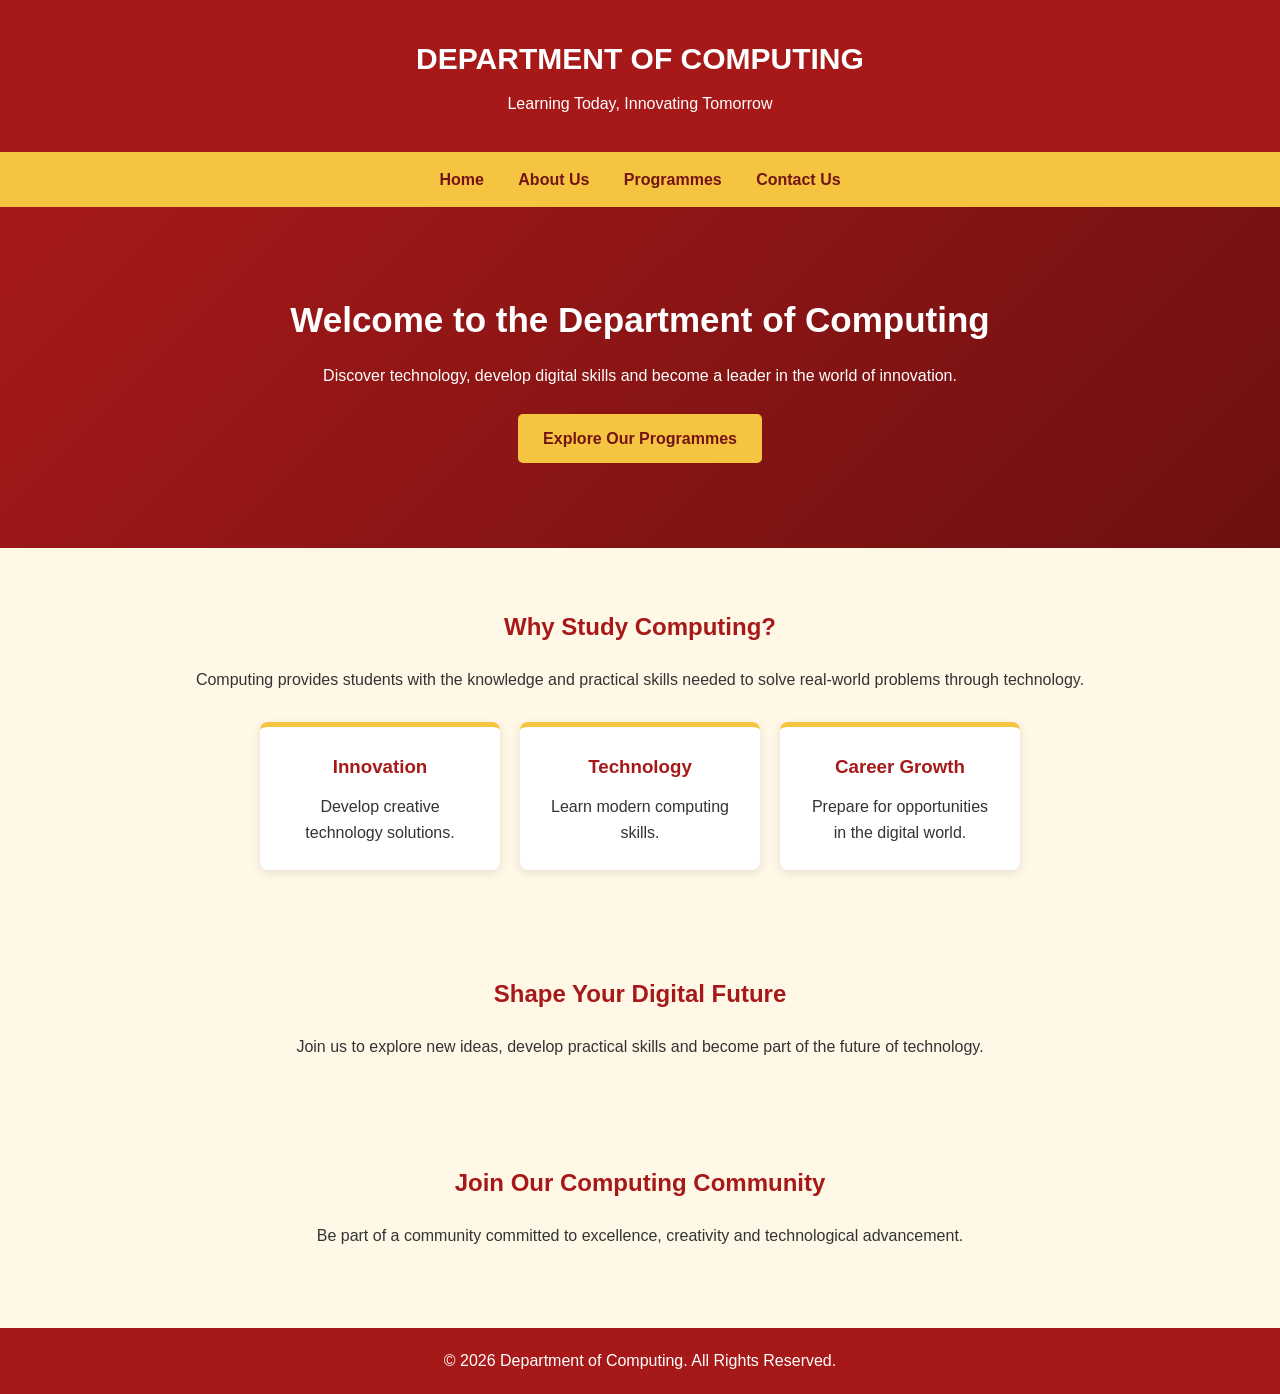
<file: index.html>
<!DOCTYPE html>
<html lang="en">
<head>
    <meta charset="UTF-8">
    <meta name="viewport" content="width=device-width, initial-scale=1.0">
    <title>Department of Computing | Home</title>
    <link rel="stylesheet" href="styles.css">
</head>
<body>

<header>
    <h1>DEPARTMENT OF COMPUTING</h1>
    <p>Learning Today, Innovating Tomorrow</p>
</header>

<nav>
    <a href="index.html">Home</a>
    <a href="about.html">About Us</a>
    <a href="programmes.html">Programmes</a>
    <a href="contact.html">Contact Us</a>
</nav>

<section class="hero">
    <h2>Welcome to the Department of Computing</h2>
    <p>Discover technology, develop digital skills and
       become a leader in the world of innovation.</p>
    <a class="btn" href="programmes.html">Explore Our Programmes</a>
</section>

<section class="content">
    <h2>Why Study Computing?</h2>
    <p>Computing provides students with the knowledge and
       practical skills needed to solve real-world problems
       through technology.</p>

    <div class="cards">
        <div class="card">
            <h3>Innovation</h3>
            <p>Develop creative technology solutions.</p>
        </div>

        <div class="card">
            <h3>Technology</h3>
            <p>Learn modern computing skills.</p>
        </div>

        <div class="card">
            <h3>Career Growth</h3>
            <p>Prepare for opportunities in the digital world.</p>
        </div>
    </div>
</section>
<section class="content">
    <h2>Shape Your Digital Future</h2>
    <p>Join us to explore new ideas, develop practical skills
       and become part of the future of technology.</p>
</section>

<section class="content">
    <h2>Join Our Computing Community</h2>
    <p>Be part of a community committed to excellence,
       creativity and technological advancement.</p>
</section>
<footer>
    <p>&copy; 2026 Department of Computing. All Rights Reserved.</p>
</footer>

</body>
</html>
</file>
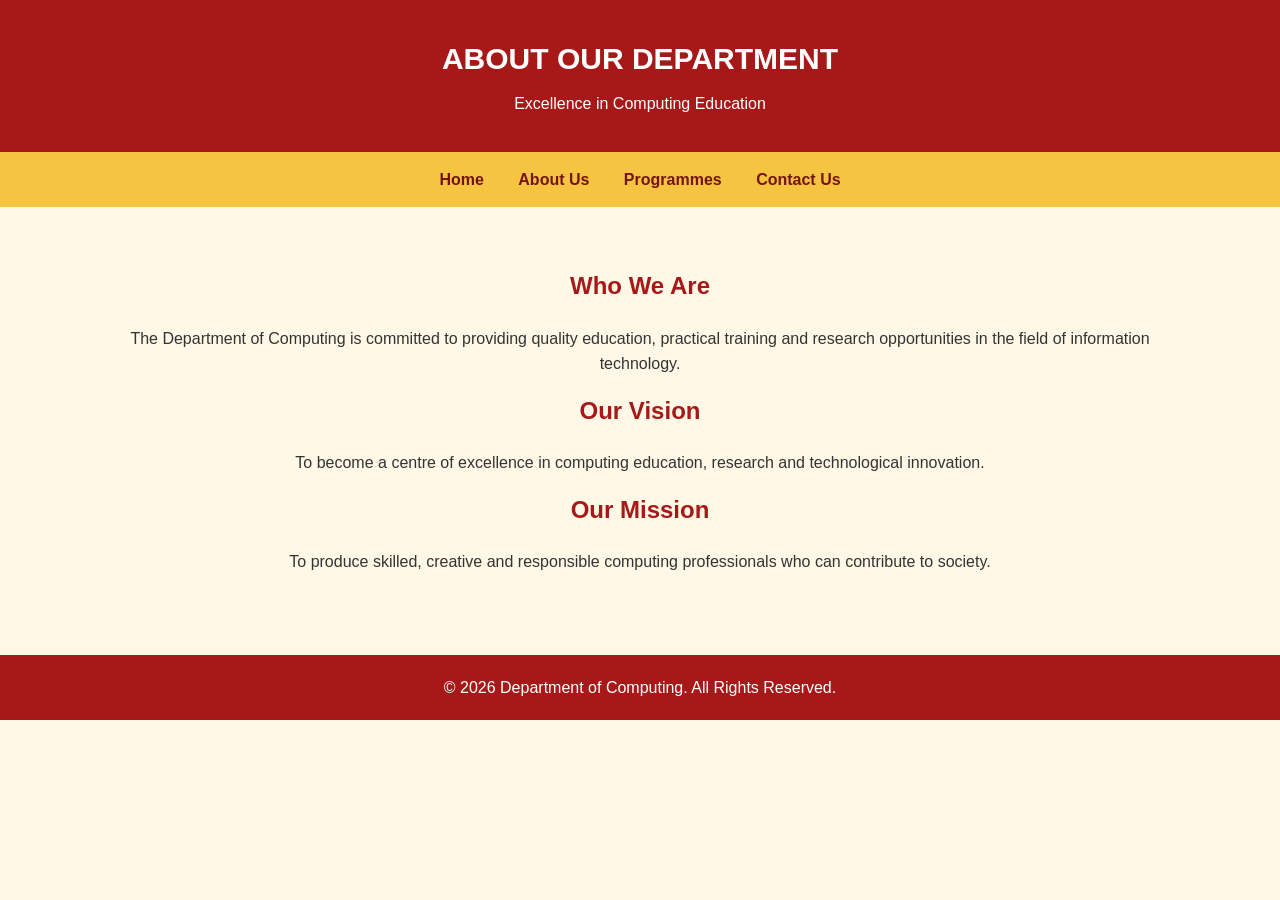
<file: about.html>
<!DOCTYPE html>
<html lang="en">
<head>
    <meta charset="UTF-8">
    <meta name="viewport" content="width=device-width, initial-scale=1.0">
    <title>About Us | Department of Computing</title>
    <link rel="stylesheet" href="styles.css">
</head>
<body>

<header>
    <h1>ABOUT OUR DEPARTMENT</h1>
    <p>Excellence in Computing Education</p>
</header>

<nav>
    <a href="index.html">Home</a>
    <a href="about.html">About Us</a>
    <a href="programmes.html">Programmes</a>
    <a href="contact.html">Contact Us</a>
</nav>

<section class="content">
    <h2>Who We Are</h2>
    <p>The Department of Computing is committed to providing
       quality education, practical training and research
       opportunities in the field of information technology.</p>

    <h2>Our Vision</h2>
    <p>To become a centre of excellence in computing education,
       research and technological innovation.</p>

    <h2>Our Mission</h2>
    <p>To produce skilled, creative and responsible computing
       professionals who can contribute to society.</p>
</section>

<footer>
    <p>&copy; 2026 Department of Computing. All Rights Reserved.</p>
</footer>

</body>
</html>
</file>
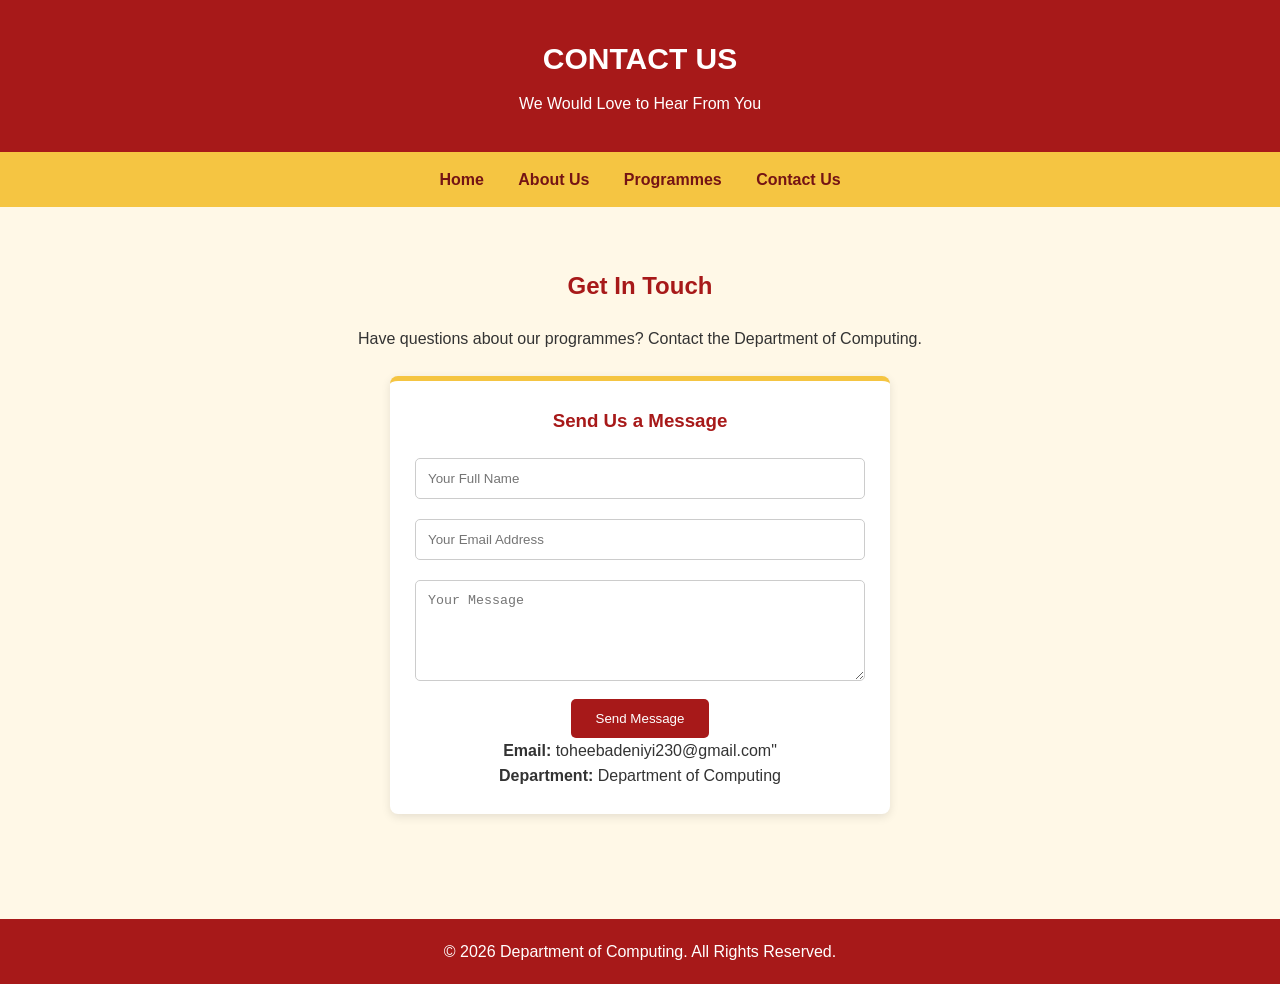
<file: contact.html>
<!DOCTYPE html>
<html lang="en">
<head>
    <meta charset="UTF-8">
    <meta name="viewport" content="width=device-width, initial-scale=1.0">
    <title>Contact Us | Department of Computing</title>
    <link rel="stylesheet" href="styles.css">
</head>
<body>

<header>
    <h1>CONTACT US</h1>
    <p>We Would Love to Hear From You</p>
</header>

<nav>
    <a href="index.html">Home</a>
    <a href="about.html">About Us</a>
    <a href="programmes.html">Programmes</a>
    <a href="contact.html">Contact Us</a>
</nav>

<section class="content">
    <h2>Get In Touch</h2>
    <p>Have questions about our programmes?
       Contact the Department of Computing.</p>

    <div class="card" style="margin: 25px auto; max-width: 500px; width: 100%;">
        <h3>Send Us a Message</h3>

        <form action="#" method="post">
            <input type="text" placeholder="Your Full Name" required>
            <input type="email" placeholder="Your Email Address" required>
            <textarea rows="5" placeholder="Your Message" required></textarea>
            <button type="submit">Send Message</button>
        </form>

        <p><strong>Email:</strong> toheebadeniyi230@gmail.com"</p>
        <p><strong>Department:</strong> Department of Computing</p>
    </div>
</section>

<footer>
    <p>&copy; 2026 Department of Computing. All Rights Reserved.</p>
</footer>

</body>
</html>
</file>
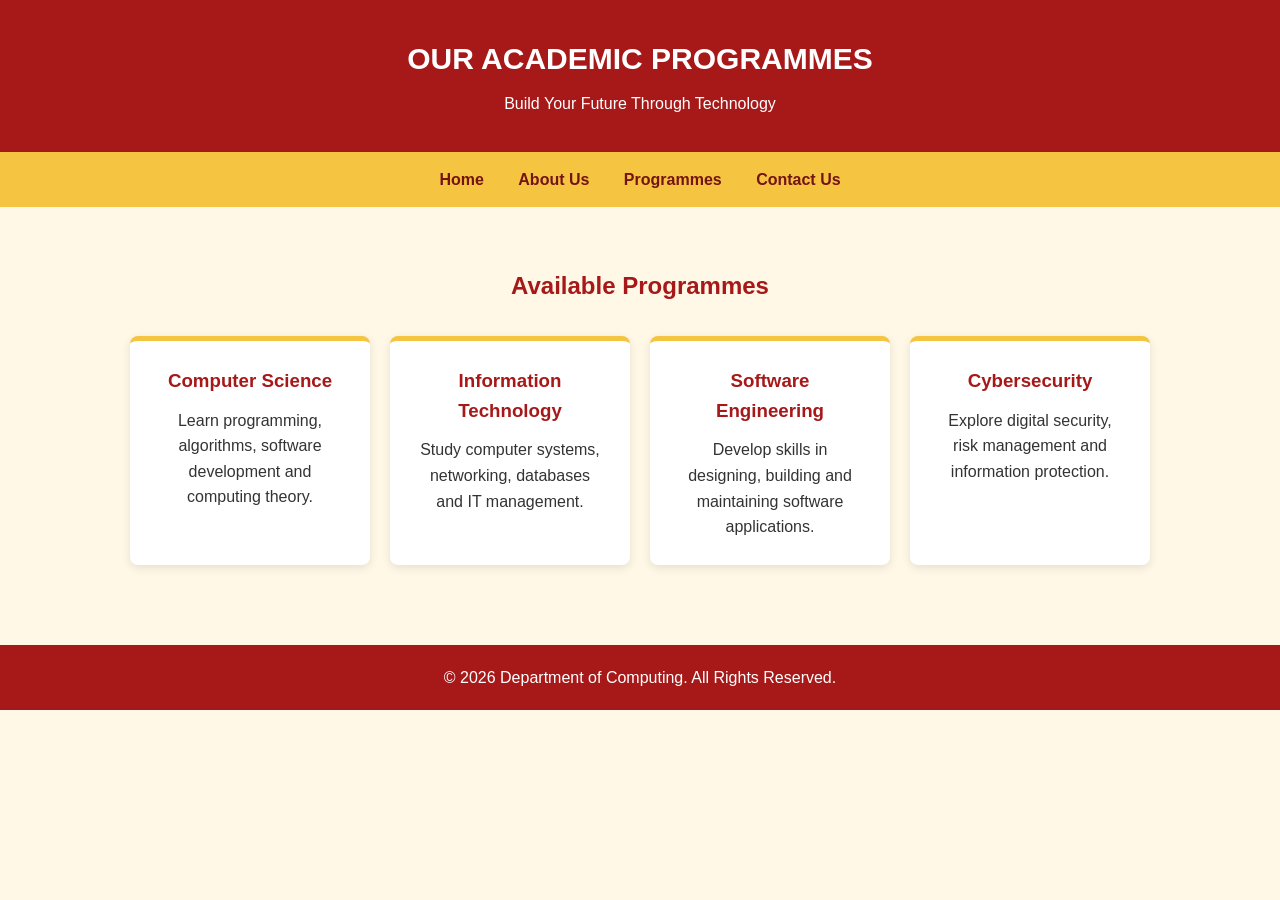
<file: programmes.html>
<!DOCTYPE html>
<html lang="en">
<head>
    <meta charset="UTF-8">
    <meta name="viewport" content="width=device-width, initial-scale=1.0">
    <title>Programmes | Department of Computing</title>
    <link rel="stylesheet" href="styles.css">
</head>
<body>

<header>
    <h1>OUR ACADEMIC PROGRAMMES</h1>
    <p>Build Your Future Through Technology</p>
</header>

<nav>
    <a href="index.html">Home</a>
    <a href="about.html">About Us</a>
    <a href="programmes.html">Programmes</a>
    <a href="contact.html">Contact Us</a>
</nav>

<section class="content">
    <h2>Available Programmes</h2>

    <div class="cards">
        <div class="card">
            <h3>Computer Science</h3>
            <p>Learn programming, algorithms, software
               development and computing theory.</p>
        </div>

        <div class="card">
            <h3>Information Technology</h3>
            <p>Study computer systems, networking,
               databases and IT management.</p>
        </div>

        <div class="card">
            <h3>Software Engineering</h3>
            <p>Develop skills in designing, building
               and maintaining software applications.</p>
        </div>

        <div class="card">
            <h3>Cybersecurity</h3>
            <p>Explore digital security, risk management
               and information protection.</p>
        </div>
    </div>
</section>

<footer>
    <p>&copy; 2026 Department of Computing. All Rights Reserved.</p>
</footer>

</body>
</html>
</file>
<file: styles.css>
* {
    margin: 0;
    padding: 0;
    box-sizing: border-box;
}

body {
    font-family: Arial, sans-serif;
    background-color: #fff8e7;
    color: #333;
    line-height: 1.6;
}

header {
    background-color: #a71919;
    color: white;
    text-align: center;
    padding: 35px 15px;
}

header h1 {
    font-size: 30px;
    margin-bottom: 8px;
}

nav {
    background-color: #f5c542;
    padding: 15px;
    text-align: center;
}

nav a {
    color: #741414;
    text-decoration: none;
    font-weight: bold;
    margin: 0 15px;
}

nav a:hover {
    color: #a71919;
    text-decoration: underline;
}

.hero {
    background: linear-gradient(135deg, #a71919, #6d1010);
    color: white;
    text-align: center;
    padding: 85px 20px;
}

.hero h2 {
    font-size: 35px;
    margin-bottom: 15px;
}

.hero p {
    margin-bottom: 25px;
}

.btn {
    display: inline-block;
    background-color: #f5c542;
    color: #741414;
    padding: 12px 25px;
    text-decoration: none;
    border-radius: 5px;
    font-weight: bold;
}

.content {
    padding: 45px 8%;
    text-align: center;
}

.content h2 {
    color: #a71919;
    margin-bottom: 20px;
    margin-top: 15px;
}

.cards {
    display: flex;
    flex-wrap: wrap;
    justify-content: center;
    gap: 20px;
    margin-top: 30px;
}

.card {
    background-color: white;
    border-top: 5px solid #f5c542;
    padding: 25px;
    width: 240px;
    border-radius: 8px;
    box-shadow: 0 3px 10px rgba(0,0,0,0.1);
}

.card h3 {
    color: #a71919;
    margin-bottom: 12px;
}

footer {
    background-color: #a71919;
    color: white;
    text-align: center;
    padding: 20px;
    margin-top: 35px;
}

input, textarea {
    width: 100%;
    padding: 12px;
    margin: 10px 0;
    border: 1px solid #ccc;
    border-radius: 5px;
}

button {
    background-color: #a71919;
    color: white;
    padding: 12px 25px;
    border: none;
    border-radius: 5px;
    cursor: pointer;
}

@media (max-width: 600px) {
    nav a {
        display: inline-block;
        margin: 7px;
    }

    .hero h2 {
        font-size: 25px;
    }

    .content {
        padding: 30px 5%;
    }
}
</file>
